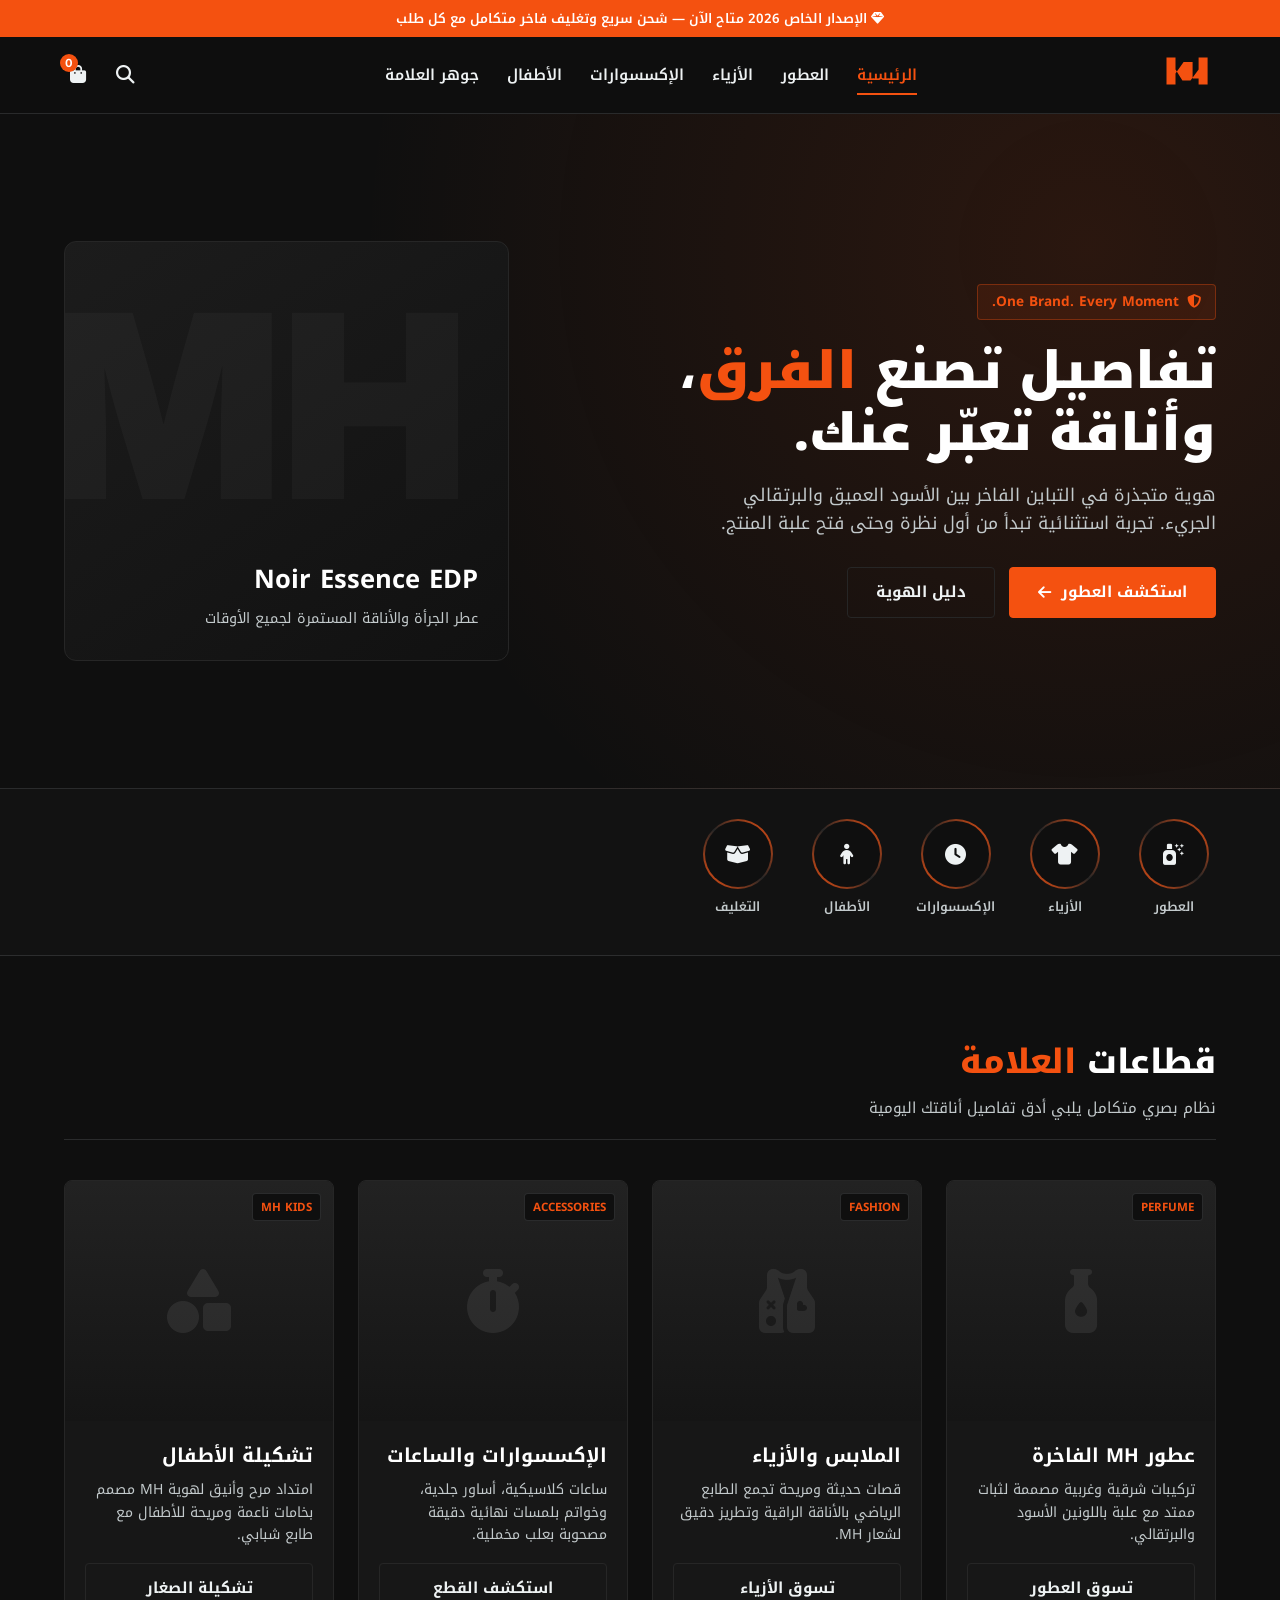
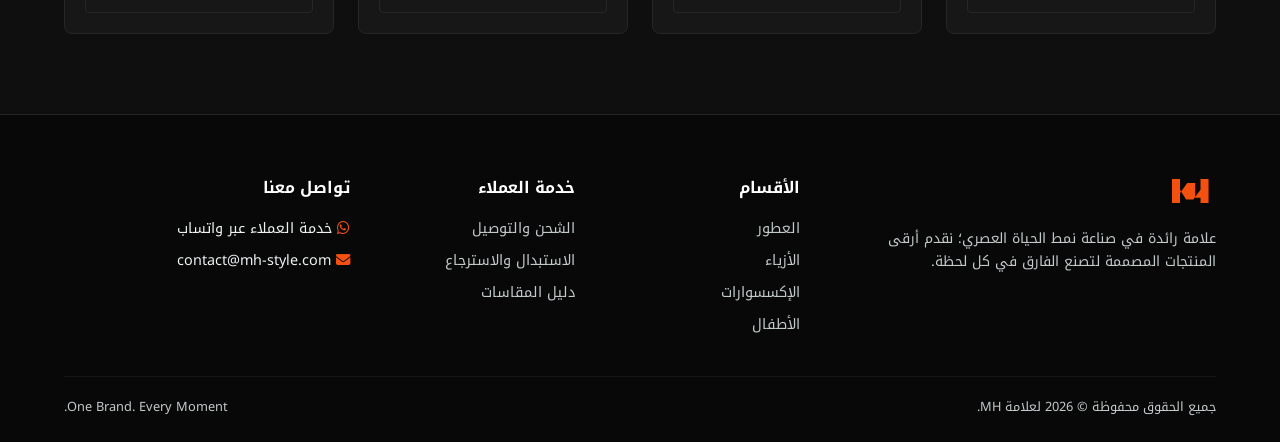
<file: index.html>
<!DOCTYPE html>
<html lang="ar" dir="rtl">
<head>
  <meta charset="UTF-8">
  <meta name="viewport" content="width=device-width, initial-scale=1.0">
  <title>MH | One Brand. Every Moment.</title>
  
  <link rel="preconnect" href="https://fonts.googleapis.com">
  <link rel="preconnect" href="https://fonts.gstatic.com" crossorigin>
  <link href="https://fonts.googleapis.com/css2?family=Inter:wght@400;600;700;800&family=Noto+Kufi+Arabic:wght@400;500;600;700;800;900&display=swap" rel="stylesheet">
  <link rel="stylesheet" href="https://cdnjs.cloudflare.com/ajax/libs/font-awesome/6.5.1/css/all.min.css">
  <link rel="stylesheet" href="css/style.css">
</head>
<body>

  <div class="top-banner">
    <i class="fa-solid fa-gem"></i> الإصدار الخاص 2026 متاح الآن — شحن سريع وتغليف فاخر متكامل مع كل طلب
  </div>

  <header>
    <div class="container navbar">
      <div class="logo-container">
        <a href="index.html" aria-label="MH Home">
          <svg class="brand-logo-svg" viewBox="0 0 180 120" xmlns="http://www.w3.org/2000/svg">
            <path d="M 15 15 L 45 15 L 45 68 L 72 30 L 102 30 L 102 85 L 122 85 L 122 15 L 152 15 L 152 105 L 122 105 L 122 55 L 95 92 L 68 92 L 45 55 L 45 105 L 15 105 Z" />
          </svg>
        </a>
      </div>

      <nav>
        <ul class="nav-menu" id="navMenu">
          <li><a href="index.html" class="nav-link active">الرئيسية</a></li>
          <li><a href="perfumes.html" class="nav-link">العطور</a></li>
          <li><a href="fashion.html" class="nav-link">الأزياء</a></li>
          <li><a href="accessories.html" class="nav-link">الإكسسوارات</a></li>
          <li><a href="kids.html" class="nav-link">الأطفال</a></li>
          <li><a href="essence.html" class="nav-link">جوهر العلامة</a></li>
        </ul>
      </nav>

      <div class="nav-actions">
        <button class="action-btn" type="button" aria-label="بحث"><i class="fa-solid fa-magnifying-glass"></i></button>
        <button class="action-btn" type="button" aria-label="السلة">
          <i class="fa-solid fa-bag-shopping"></i>
          <span class="badge" id="cartCount">0</span>
        </button>
        <button class="menu-toggle" id="menuToggle" type="button" aria-label="فتح القائمة" aria-expanded="false">
          <i class="fa-solid fa-bars"></i>
        </button>
      </div>
    </div>
  </header>

  <main>
    <!-- Hero Section -->
    <section class="hero">
      <div class="container hero-grid">
        <div>
          <div class="hero-tag"><i class="fa-solid fa-shield-halved"></i> One Brand. Every Moment.</div>
          <h1 class="hero-title">تفاصيل تصنع <span>الفرق</span>، وأناقة تعبّر عنك.</h1>
          <p class="hero-subtitle">
            هوية متجذرة في التباين الفاخر بين الأسود العميق والبرتقالي الجريء. تجربة استثنائية تبدأ من أول نظرة وحتى فتح علبة المنتج.
          </p>
          <div class="hero-cta-group">
            <a href="perfumes.html" class="btn btn-primary">
              <span>استكشف العطور</span>
              <i class="fa-solid fa-arrow-left"></i>
            </a>
            <a href="essence.html" class="btn btn-outline">
              <span>دليل الهوية</span>
            </a>
          </div>
        </div>

        <div class="hero-card-showcase">
          <h3 style="font-size: 1.6rem; color: var(--pure-white); margin-bottom: 6px;">Noir Essence EDP</h3>
          <p style="color: var(--cool-grey); font-size: 0.9rem;">عطر الجرأة والأناقة المستمرة لجميع الأوقات</p>
        </div>
      </div>
    </section>

    <!-- Highlights Stories Bar -->
    <section class="highlights-bar">
      <div class="container">
        <div class="highlights-wrapper">
          <a href="perfumes.html" class="highlight-item">
            <div class="highlight-ring"><div class="highlight-circle"><i class="fa-solid fa-spray-can-sparkles"></i></div></div>
            <span>العطور</span>
          </a>
          <a href="fashion.html" class="highlight-item">
            <div class="highlight-ring"><div class="highlight-circle"><i class="fa-solid fa-shirt"></i></div></div>
            <span>الأزياء</span>
          </a>
          <a href="accessories.html" class="highlight-item">
            <div class="highlight-ring"><div class="highlight-circle"><i class="fa-solid fa-clock"></i></div></div>
            <span>الإكسسوارات</span>
          </a>
          <a href="kids.html" class="highlight-item">
            <div class="highlight-ring"><div class="highlight-circle"><i class="fa-solid fa-child"></i></div></div>
            <span>الأطفال</span>
          </a>
          <a href="essence.html" class="highlight-item">
            <div class="highlight-ring"><div class="highlight-circle"><i class="fa-solid fa-box-open"></i></div></div>
            <span>التغليف</span>
          </a>
        </div>
      </div>
    </section>

    <!-- Categories Section -->
    <section class="section-spacing">
      <div class="container">
        <div class="section-header">
          <h2 class="section-title">قطاعات <span>العلامة</span></h2>
          <p class="section-desc">نظام بصري متكامل يلبي أدق تفاصيل أناقتك اليومية</p>
        </div>

        <div class="category-grid">
          <!-- Perfumes -->
          <article class="category-card">
            <div class="card-img-placeholder">
              <span class="card-badge">PERFUME</span>
              <i class="fa-solid fa-bottle-droplet"></i>
            </div>
            <div class="card-body">
              <div>
                <h3 class="card-title">عطور MH الفاخرة</h3>
                <p class="card-text">تركيبات شرقية وغربية مصممة لثبات ممتد مع علبة باللونين الأسود والبرتقالي.</p>
              </div>
              <a href="perfumes.html" class="btn btn-outline" style="width: 100%; text-align: center;">تسوق العطور</a>
            </div>
          </article>

          <!-- Fashion -->
          <article class="category-card">
            <div class="card-img-placeholder">
              <span class="card-badge">FASHION</span>
              <i class="fa-solid fa-vest-patches"></i>
            </div>
            <div class="card-body">
              <div>
                <h3 class="card-title">الملابس والأزياء</h3>
                <p class="card-text">قصات حديثة ومريحة تجمع الطابع الرياضي بالأناقة الراقية وتطريز دقيق لشعار MH.</p>
              </div>
              <a href="fashion.html" class="btn btn-outline" style="width: 100%; text-align: center;">تسوق الأزياء</a>
            </div>
          </article>

          <!-- Accessories -->
          <article class="category-card">
            <div class="card-img-placeholder">
              <span class="card-badge">ACCESSORIES</span>
              <i class="fa-solid fa-stopwatch"></i>
            </div>
            <div class="card-body">
              <div>
                <h3 class="card-title">الإكسسوارات والساعات</h3>
                <p class="card-text">ساعات كلاسيكية، أساور جلدية، وخواتم بلمسات نهائية دقيقة مصحوبة بعلب مخملية.</p>
              </div>
              <a href="accessories.html" class="btn btn-outline" style="width: 100%; text-align: center;">استكشف القطع</a>
            </div>
          </article>

          <!-- Kids -->
          <article class="category-card">
            <div class="card-img-placeholder">
              <span class="card-badge">MH KIDS</span>
              <i class="fa-solid fa-shapes"></i>
            </div>
            <div class="card-body">
              <div>
                <h3 class="card-title">تشكيلة الأطفال</h3>
                <p class="card-text">امتداد مرح وأنيق لهوية MH مصمم بخامات ناعمة ومريحة للأطفال مع طابع شبابي.</p>
              </div>
              <a href="kids.html" class="btn btn-outline" style="width: 100%; text-align: center;">تشكيلة الصغار</a>
            </div>
          </article>
        </div>
      </div>
    </section>
  </main>

  <footer>
    <div class="container">
      <div class="footer-grid">
        <div class="footer-logo-block">
          <svg class="brand-logo-svg" viewBox="0 0 180 120" xmlns="http://www.w3.org/2000/svg" style="height: 32px;">
            <path d="M 15 15 L 45 15 L 45 68 L 72 30 L 102 30 L 102 85 L 122 85 L 122 15 L 152 15 L 152 105 L 122 105 L 122 55 L 95 92 L 68 92 L 45 55 L 45 105 L 15 105 Z" />
          </svg>
          <p>علامة رائدة في صناعة نمط الحياة العصري؛ نقدم أرقى المنتجات المصممة لتصنع الفارق في كل لحظة.</p>
        </div>
        <div>
          <h4 class="footer-heading">الأقسام</h4>
          <ul class="footer-links">
            <li><a href="perfumes.html">العطور</a></li>
            <li><a href="fashion.html">الأزياء</a></li>
            <li><a href="accessories.html">الإكسسوارات</a></li>
            <li><a href="kids.html">الأطفال</a></li>
          </ul>
        </div>
        <div>
          <h4 class="footer-heading">خدمة العملاء</h4>
          <ul class="footer-links">
            <li><a href="#">الشحن والتوصيل</a></li>
            <li><a href="#">الاستبدال والاسترجاع</a></li>
            <li><a href="#">دليل المقاسات</a></li>
          </ul>
        </div>
        <div>
          <h4 class="footer-heading">تواصل معنا</h4>
          <ul class="footer-links">
            <li><i class="fa-brands fa-whatsapp" style="color: var(--mh-orange);"></i> خدمة العملاء عبر واتساب</li>
            <li><i class="fa-solid fa-envelope" style="color: var(--mh-orange);"></i> contact@mh-style.com</li>
          </ul>
        </div>
      </div>
      <div class="footer-bottom">
        <div>جميع الحقوق محفوظة © 2026 لعلامة MH.</div>
        <div>One Brand. Every Moment.</div>
      </div>
    </div>
  </footer>

  <script src="js/main.js"></script>
</body>
</html>
</file>
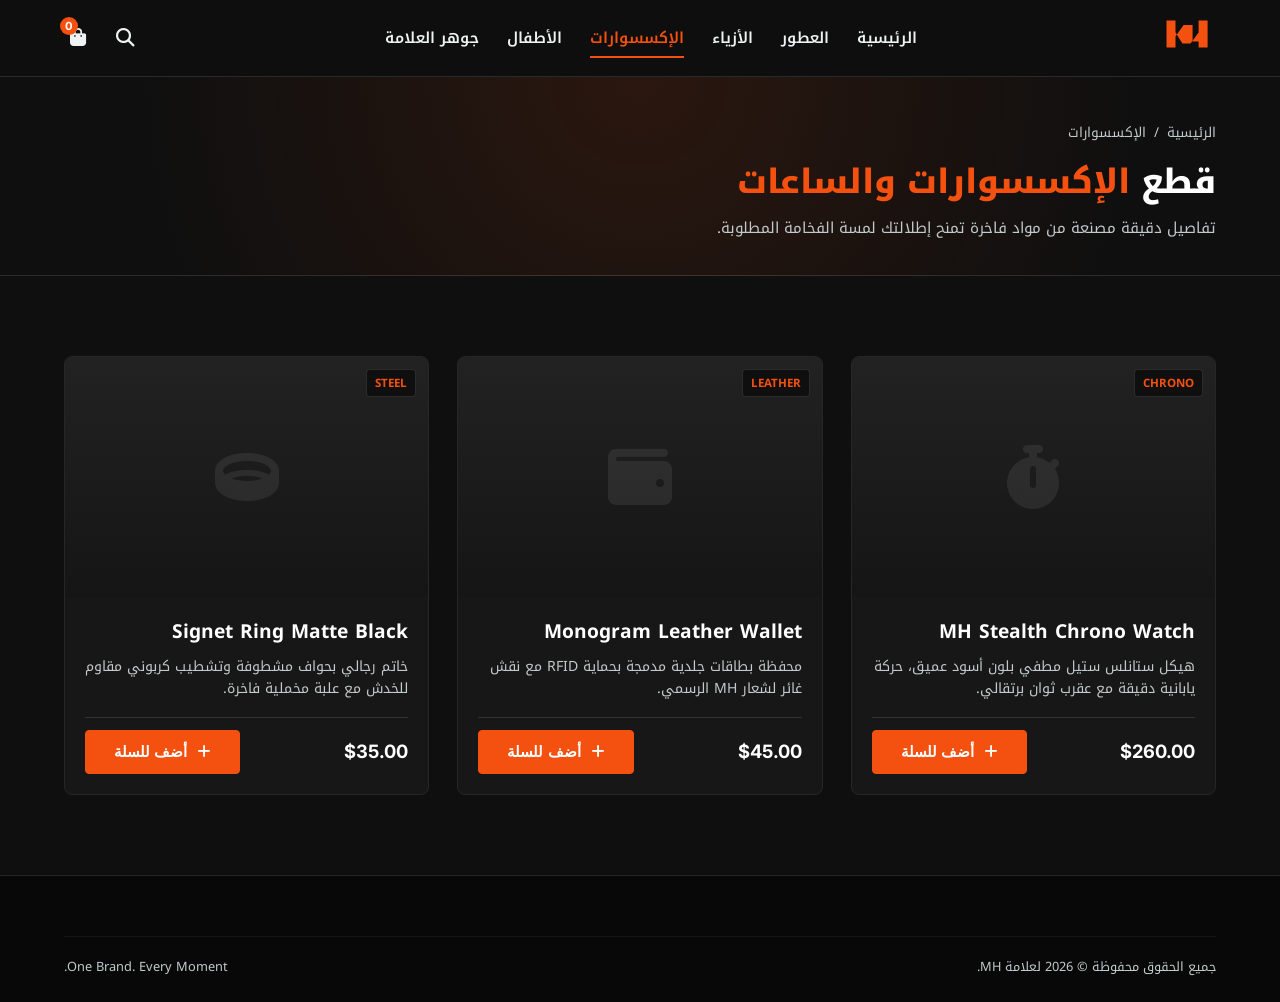
<file: accessories.html>
<!DOCTYPE html>
<html lang="ar" dir="rtl">
<head>
  <meta charset="UTF-8">
  <meta name="viewport" content="width=device-width, initial-scale=1.0">
  <title>الإكسسوارات والساعات | MH Official</title>
  
  <link rel="preconnect" href="https://fonts.googleapis.com">
  <link rel="preconnect" href="https://fonts.gstatic.com" crossorigin>
  <link href="https://fonts.googleapis.com/css2?family=Inter:wght@400;600;700;800&family=Noto+Kufi+Arabic:wght@400;500;600;700;800;900&display=swap" rel="stylesheet">
  <link rel="stylesheet" href="https://cdnjs.cloudflare.com/ajax/libs/font-awesome/6.5.1/css/all.min.css">
  <link rel="stylesheet" href="css/style.css">
</head>
<body>

  <header>
    <div class="container navbar">
      <div class="logo-container">
        <a href="index.html" aria-label="MH Home">
          <svg class="brand-logo-svg" viewBox="0 0 180 120" xmlns="http://www.w3.org/2000/svg">
            <path d="M 15 15 L 45 15 L 45 68 L 72 30 L 102 30 L 102 85 L 122 85 L 122 15 L 152 15 L 152 105 L 122 105 L 122 55 L 95 92 L 68 92 L 45 55 L 45 105 L 15 105 Z" />
          </svg>
        </a>
      </div>

      <nav>
        <ul class="nav-menu" id="navMenu">
          <li><a href="index.html" class="nav-link">الرئيسية</a></li>
          <li><a href="perfumes.html" class="nav-link">العطور</a></li>
          <li><a href="fashion.html" class="nav-link">الأزياء</a></li>
          <li><a href="accessories.html" class="nav-link active">الإكسسوارات</a></li>
          <li><a href="kids.html" class="nav-link">الأطفال</a></li>
          <li><a href="essence.html" class="nav-link">جوهر العلامة</a></li>
        </ul>
      </nav>

      <div class="nav-actions">
        <button class="action-btn" type="button" aria-label="بحث"><i class="fa-solid fa-magnifying-glass"></i></button>
        <button class="action-btn" type="button" aria-label="السلة">
          <i class="fa-solid fa-bag-shopping"></i>
          <span class="badge" id="cartCount">0</span>
        </button>
        <button class="menu-toggle" id="menuToggle" type="button" aria-label="فتح القائمة" aria-expanded="false">
          <i class="fa-solid fa-bars"></i>
        </button>
      </div>
    </div>
  </header>

  <main>
    <div class="page-hero">
      <div class="container">
        <div class="breadcrumbs">
          <a href="index.html">الرئيسية</a>
          <span>/</span>
          <span>الإكسسوارات</span>
        </div>
        <h1 class="section-title">قطع <span>الإكسسوارات والساعات</span></h1>
        <p class="section-desc">تفاصيل دقيقة مصنعة من مواد فاخرة تمنح إطلالتك لمسة الفخامة المطلوبة.</p>
      </div>
    </div>

    <section class="section-spacing">
      <div class="container">
        <div class="product-grid">
          <!-- Item 1 -->
          <article class="category-card">
            <div class="card-img-placeholder">
              <span class="card-badge">CHRONO</span>
              <i class="fa-solid fa-stopwatch"></i>
            </div>
            <div class="card-body">
              <div>
                <h3 class="card-title">MH Stealth Chrono Watch</h3>
                <p class="card-text">هيكل ستانلس ستيل مطفي بلون أسود عميق، حركة يابانية دقيقة مع عقرب ثوان برتقالي.</p>
              </div>
              <div class="product-footer">
                <span class="product-price">$260.00</span>
                <button class="btn btn-primary" type="button" data-action="add-to-cart">
                  <i class="fa-solid fa-plus"></i> أضف للسلة
                </button>
              </div>
            </div>
          </article>

          <!-- Item 2 -->
          <article class="category-card">
            <div class="card-img-placeholder">
              <span class="card-badge">LEATHER</span>
              <i class="fa-solid fa-wallet"></i>
            </div>
            <div class="card-body">
              <div>
                <h3 class="card-title">Monogram Leather Wallet</h3>
                <p class="card-text">محفظة بطاقات جلدية مدمجة بحماية RFID مع نقش غائر لشعار MH الرسمي.</p>
              </div>
              <div class="product-footer">
                <span class="product-price">$45.00</span>
                <button class="btn btn-primary" type="button" data-action="add-to-cart">
                  <i class="fa-solid fa-plus"></i> أضف للسلة
                </button>
              </div>
            </div>
          </article>

          <!-- Item 3 -->
          <article class="category-card">
            <div class="card-img-placeholder">
              <span class="card-badge">STEEL</span>
              <i class="fa-solid fa-ring"></i>
            </div>
            <div class="card-body">
              <div>
                <h3 class="card-title">Signet Ring Matte Black</h3>
                <p class="card-text">خاتم رجالي بحواف مشطوفة وتشطيب كربوني مقاوم للخدش مع علبة مخملية فاخرة.</p>
              </div>
              <div class="product-footer">
                <span class="product-price">$35.00</span>
                <button class="btn btn-primary" type="button" data-action="add-to-cart">
                  <i class="fa-solid fa-plus"></i> أضف للسلة
                </button>
              </div>
            </div>
          </article>
        </div>
      </div>
    </section>
  </main>

  <footer>
    <div class="container">
      <div class="footer-bottom">
        <div>جميع الحقوق محفوظة © 2026 لعلامة MH.</div>
        <div>One Brand. Every Moment.</div>
      </div>
    </div>
  </footer>

  <script src="js/main.js"></script>
</body>
</html>
</file>
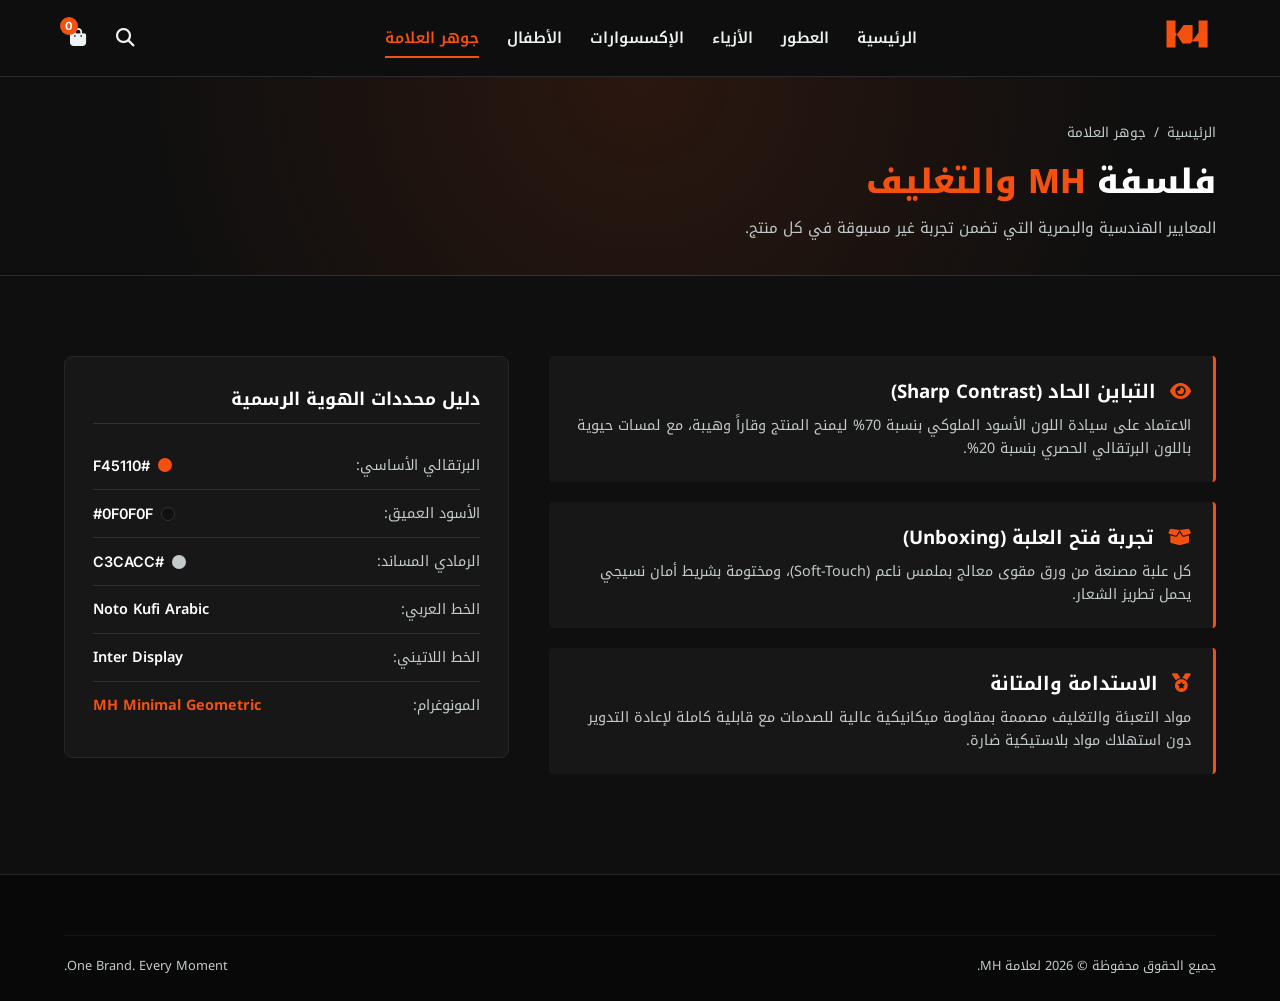
<file: essence.html>
<!DOCTYPE html>
<html lang="ar" dir="rtl">
<head>
  <meta charset="UTF-8">
  <meta name="viewport" content="width=device-width, initial-scale=1.0">
  <title>جوهر الهوية والتغليف | MH Brand Essence</title>
  
  <link rel="preconnect" href="https://fonts.googleapis.com">
  <link rel="preconnect" href="https://fonts.gstatic.com" crossorigin>
  <link href="https://fonts.googleapis.com/css2?family=Inter:wght@400;600;700;800&family=Noto+Kufi+Arabic:wght@400;500;600;700;800;900&display=swap" rel="stylesheet">
  <link rel="stylesheet" href="https://cdnjs.cloudflare.com/ajax/libs/font-awesome/6.5.1/css/all.min.css">
  <link rel="stylesheet" href="css/style.css">
  <style>
    .essence-layout {
      display: grid;
      grid-template-columns: 1.2fr 0.8fr;
      gap: 40px;
      align-items: start;
    }
    .pillar-card {
      background: var(--surface-dark);
      border-right: 3px solid var(--mh-orange);
      border-radius: var(--radius-sm);
      padding: 22px;
      margin-bottom: 20px;
    }
    .spec-card {
      background: var(--surface-dark);
      border: 1px solid var(--graphite);
      border-radius: var(--radius-md);
      padding: 28px;
    }
    .spec-table-row {
      display: flex;
      justify-content: space-between;
      align-items: center;
      padding: 12px 0;
      border-bottom: 1px solid var(--border-subtle);
      font-size: 0.9rem;
    }
    .spec-table-row:last-child {
      border-bottom: none;
    }
    .color-swatch-box {
      display: inline-flex;
      align-items: center;
      gap: 8px;
      font-family: var(--font-en);
      font-weight: 600;
    }
    .color-swatch {
      width: 14px;
      height: 14px;
      border-radius: 50%;
    }
    @media (max-width: 900px) {
      .essence-layout {
        grid-template-columns: 1fr;
      }
    }
  </style>
</head>
<body>

  <header>
    <div class="container navbar">
      <div class="logo-container">
        <a href="index.html" aria-label="MH Home">
          <svg class="brand-logo-svg" viewBox="0 0 180 120" xmlns="http://www.w3.org/2000/svg">
            <path d="M 15 15 L 45 15 L 45 68 L 72 30 L 102 30 L 102 85 L 122 85 L 122 15 L 152 15 L 152 105 L 122 105 L 122 55 L 95 92 L 68 92 L 45 55 L 45 105 L 15 105 Z" />
          </svg>
        </a>
      </div>

      <nav>
        <ul class="nav-menu" id="navMenu">
          <li><a href="index.html" class="nav-link">الرئيسية</a></li>
          <li><a href="perfumes.html" class="nav-link">العطور</a></li>
          <li><a href="fashion.html" class="nav-link">الأزياء</a></li>
          <li><a href="accessories.html" class="nav-link">الإكسسوارات</a></li>
          <li><a href="kids.html" class="nav-link">الأطفال</a></li>
          <li><a href="essence.html" class="nav-link active">جوهر العلامة</a></li>
        </ul>
      </nav>

      <div class="nav-actions">
        <button class="action-btn" type="button" aria-label="بحث"><i class="fa-solid fa-magnifying-glass"></i></button>
        <button class="action-btn" type="button" aria-label="السلة">
          <i class="fa-solid fa-bag-shopping"></i>
          <span class="badge" id="cartCount">0</span>
        </button>
        <button class="menu-toggle" id="menuToggle" type="button" aria-label="فتح القائمة" aria-expanded="false">
          <i class="fa-solid fa-bars"></i>
        </button>
      </div>
    </div>
  </header>

  <main>
    <div class="page-hero">
      <div class="container">
        <div class="breadcrumbs">
          <a href="index.html">الرئيسية</a>
          <span>/</span>
          <span>جوهر العلامة</span>
        </div>
        <h1 class="section-title">فلسفة <span>MH والتغليف</span></h1>
        <p class="section-desc">المعايير الهندسية والبصرية التي تضمن تجربة غير مسبوقة في كل منتج.</p>
      </div>
    </div>

    <section class="section-spacing">
      <div class="container">
        <div class="essence-layout">
          <div>
            <div class="pillar-card">
              <h3 style="color: var(--pure-white); margin-bottom: 6px;"><i class="fa-solid fa-eye" style="color: var(--mh-orange); margin-left: 8px;"></i> التباين الحاد (Sharp Contrast)</h3>
              <p style="color: var(--cool-grey); font-size: 0.9rem;">
                الاعتماد على سيادة اللون الأسود الملوكي بنسبة 70% ليمنح المنتج وقاراً وهيبة، مع لمسات حيوية باللون البرتقالي الحصري بنسبة 20%.
              </p>
            </div>

            <div class="pillar-card">
              <h3 style="color: var(--pure-white); margin-bottom: 6px;"><i class="fa-solid fa-box-open" style="color: var(--mh-orange); margin-left: 8px;"></i> تجربة فتح العلبة (Unboxing)</h3>
              <p style="color: var(--cool-grey); font-size: 0.9rem;">
                كل علبة مصنعة من ورق مقوى معالج بملمس ناعم (Soft-Touch)، ومختومة بشريط أمان نسيجي يحمل تطريز الشعار.
              </p>
            </div>

            <div class="pillar-card">
              <h3 style="color: var(--pure-white); margin-bottom: 6px;"><i class="fa-solid fa-medal" style="color: var(--mh-orange); margin-left: 8px;"></i> الاستدامة والمتانة</h3>
              <p style="color: var(--cool-grey); font-size: 0.9rem;">
                مواد التعبئة والتغليف مصممة بمقاومة ميكانيكية عالية للصدمات مع قابلية كاملة لإعادة التدوير دون استهلاك مواد بلاستيكية ضارة.
              </p>
            </div>
          </div>

          <aside class="spec-card">
            <h3 style="color: var(--pure-white); font-size: 1.1rem; margin-bottom: 18px; border-bottom: 1px solid var(--border-subtle); padding-bottom: 10px;">
              دليل محددات الهوية الرسمية
            </h3>

            <div class="spec-table-row">
              <span style="color: var(--cool-grey);">البرتقالي الأساسي:</span>
              <div class="color-swatch-box">
                <span class="color-swatch" style="background: #F45110;"></span>
                <span style="color: var(--pure-white);">#F45110</span>
              </div>
            </div>

            <div class="spec-table-row">
              <span style="color: var(--cool-grey);">الأسود العميق:</span>
              <div class="color-swatch-box">
                <span class="color-swatch" style="background: #0F0F0F; border: 1px solid #333;"></span>
                <span style="color: var(--pure-white);">#0F0F0F</span>
              </div>
            </div>

            <div class="spec-table-row">
              <span style="color: var(--cool-grey);">الرمادي المساند:</span>
              <div class="color-swatch-box">
                <span class="color-swatch" style="background: #C3CACC;"></span>
                <span style="color: var(--pure-white);">#C3CACC</span>
              </div>
            </div>

            <div class="spec-table-row">
              <span style="color: var(--cool-grey);">الخط العربي:</span>
              <span style="color: var(--pure-white); font-weight: 600;">Noto Kufi Arabic</span>
            </div>

            <div class="spec-table-row">
              <span style="color: var(--cool-grey);">الخط اللاتيني:</span>
              <span style="color: var(--pure-white); font-weight: 600;">Inter Display</span>
            </div>

            <div class="spec-table-row">
              <span style="color: var(--cool-grey);">المونوغرام:</span>
              <span style="color: var(--mh-orange); font-weight: 700;">MH Minimal Geometric</span>
            </div>
          </aside>
        </div>
      </div>
    </section>
  </main>

  <footer>
    <div class="container">
      <div class="footer-bottom">
        <div>جميع الحقوق محفوظة © 2026 لعلامة MH.</div>
        <div>One Brand. Every Moment.</div>
      </div>
    </div>
  </footer>

  <script src="js/main.js"></script>
</body>
</html>
</file>
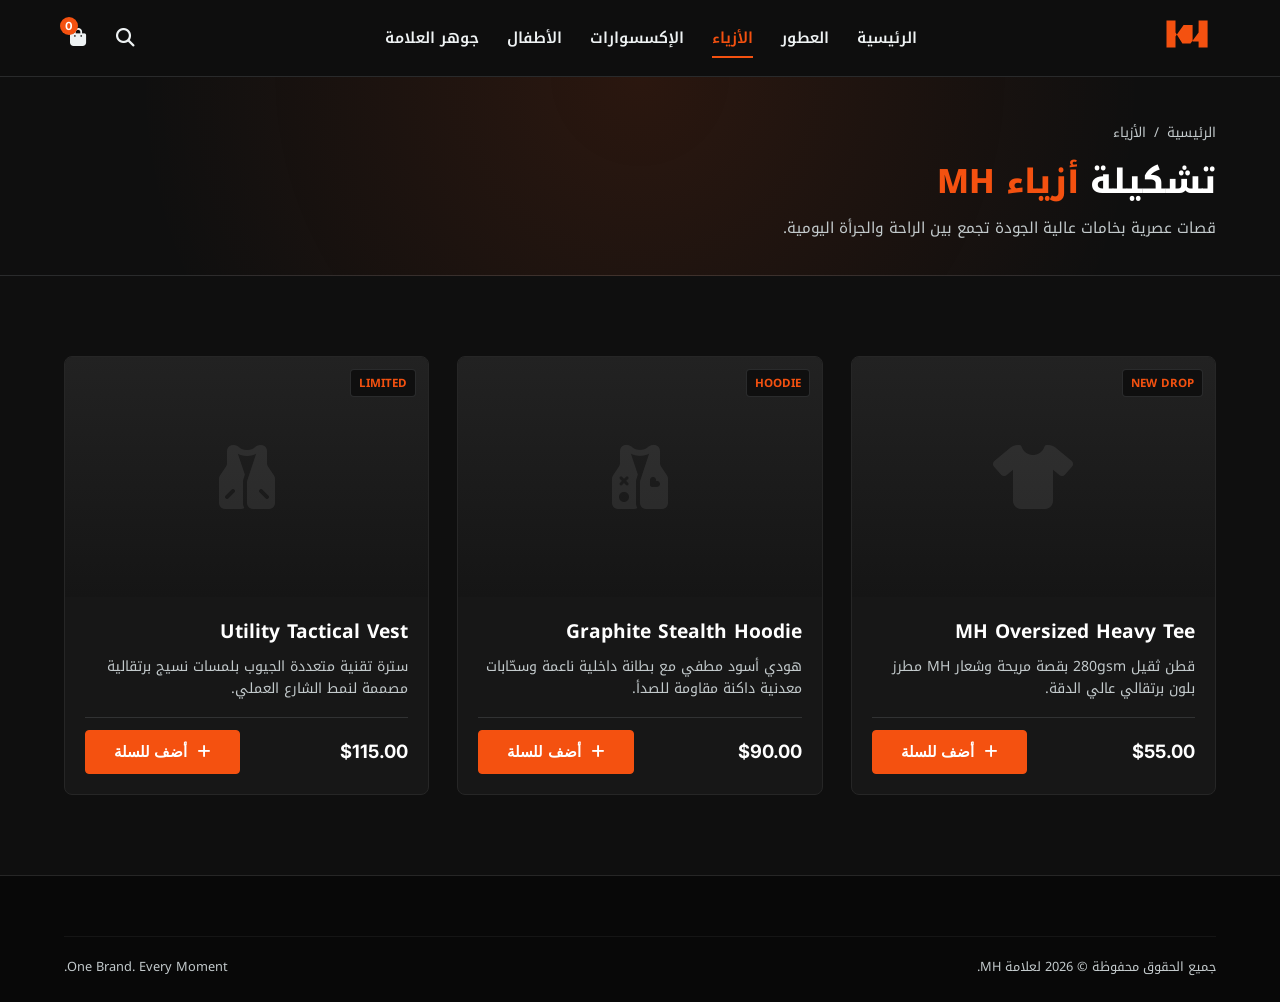
<file: fashion.html>
<!DOCTYPE html>
<html lang="ar" dir="rtl">
<head>
  <meta charset="UTF-8">
  <meta name="viewport" content="width=device-width, initial-scale=1.0">
  <title>الأزياء والملابس | MH Official</title>
  
  <link rel="preconnect" href="https://fonts.googleapis.com">
  <link rel="preconnect" href="https://fonts.gstatic.com" crossorigin>
  <link href="https://fonts.googleapis.com/css2?family=Inter:wght@400;600;700;800&family=Noto+Kufi+Arabic:wght@400;500;600;700;800;900&display=swap" rel="stylesheet">
  <link rel="stylesheet" href="https://cdnjs.cloudflare.com/ajax/libs/font-awesome/6.5.1/css/all.min.css">
  <link rel="stylesheet" href="css/style.css">
</head>
<body>

  <header>
    <div class="container navbar">
      <div class="logo-container">
        <a href="index.html" aria-label="MH Home">
          <svg class="brand-logo-svg" viewBox="0 0 180 120" xmlns="http://www.w3.org/2000/svg">
            <path d="M 15 15 L 45 15 L 45 68 L 72 30 L 102 30 L 102 85 L 122 85 L 122 15 L 152 15 L 152 105 L 122 105 L 122 55 L 95 92 L 68 92 L 45 55 L 45 105 L 15 105 Z" />
          </svg>
        </a>
      </div>

      <nav>
        <ul class="nav-menu" id="navMenu">
          <li><a href="index.html" class="nav-link">الرئيسية</a></li>
          <li><a href="perfumes.html" class="nav-link">العطور</a></li>
          <li><a href="fashion.html" class="nav-link active">الأزياء</a></li>
          <li><a href="accessories.html" class="nav-link">الإكسسوارات</a></li>
          <li><a href="kids.html" class="nav-link">الأطفال</a></li>
          <li><a href="essence.html" class="nav-link">جوهر العلامة</a></li>
        </ul>
      </nav>

      <div class="nav-actions">
        <button class="action-btn" type="button" aria-label="بحث"><i class="fa-solid fa-magnifying-glass"></i></button>
        <button class="action-btn" type="button" aria-label="السلة">
          <i class="fa-solid fa-bag-shopping"></i>
          <span class="badge" id="cartCount">0</span>
        </button>
        <button class="menu-toggle" id="menuToggle" type="button" aria-label="فتح القائمة" aria-expanded="false">
          <i class="fa-solid fa-bars"></i>
        </button>
      </div>
    </div>
  </header>

  <main>
    <div class="page-hero">
      <div class="container">
        <div class="breadcrumbs">
          <a href="index.html">الرئيسية</a>
          <span>/</span>
          <span>الأزياء</span>
        </div>
        <h1 class="section-title">تشكيلة <span>أزياء MH</span></h1>
        <p class="section-desc">قصات عصرية بخامات عالية الجودة تجمع بين الراحة والجرأة اليومية.</p>
      </div>
    </div>

    <section class="section-spacing">
      <div class="container">
        <div class="product-grid">
          <!-- Item 1 -->
          <article class="category-card">
            <div class="card-img-placeholder">
              <span class="card-badge">NEW DROP</span>
              <i class="fa-solid fa-shirt"></i>
            </div>
            <div class="card-body">
              <div>
                <h3 class="card-title">MH Oversized Heavy Tee</h3>
                <p class="card-text">قطن ثقيل 280gsm بقصة مريحة وشعار MH مطرز بلون برتقالي عالي الدقة.</p>
              </div>
              <div class="product-footer">
                <span class="product-price">$55.00</span>
                <button class="btn btn-primary" type="button" data-action="add-to-cart">
                  <i class="fa-solid fa-plus"></i> أضف للسلة
                </button>
              </div>
            </div>
          </article>

          <!-- Item 2 -->
          <article class="category-card">
            <div class="card-img-placeholder">
              <span class="card-badge">HOODIE</span>
              <i class="fa-solid fa-vest-patches"></i>
            </div>
            <div class="card-body">
              <div>
                <h3 class="card-title">Graphite Stealth Hoodie</h3>
                <p class="card-text">هودي أسود مطفي مع بطانة داخلية ناعمة وسحّابات معدنية داكنة مقاومة للصدأ.</p>
              </div>
              <div class="product-footer">
                <span class="product-price">$90.00</span>
                <button class="btn btn-primary" type="button" data-action="add-to-cart">
                  <i class="fa-solid fa-plus"></i> أضف للسلة
                </button>
              </div>
            </div>
          </article>

          <!-- Item 3 -->
          <article class="category-card">
            <div class="card-img-placeholder">
              <span class="card-badge">LIMITED</span>
              <i class="fa-solid fa-vest"></i>
            </div>
            <div class="card-body">
              <div>
                <h3 class="card-title">Utility Tactical Vest</h3>
                <p class="card-text">سترة تقنية متعددة الجيوب بلمسات نسيج برتقالية مصممة لنمط الشارع العملي.</p>
              </div>
              <div class="product-footer">
                <span class="product-price">$115.00</span>
                <button class="btn btn-primary" type="button" data-action="add-to-cart">
                  <i class="fa-solid fa-plus"></i> أضف للسلة
                </button>
              </div>
            </div>
          </article>
        </div>
      </div>
    </section>
  </main>

  <footer>
    <div class="container">
      <div class="footer-bottom">
        <div>جميع الحقوق محفوظة © 2026 لعلامة MH.</div>
        <div>One Brand. Every Moment.</div>
      </div>
    </div>
  </footer>

  <script src="js/main.js"></script>
</body>
</html>
</file>
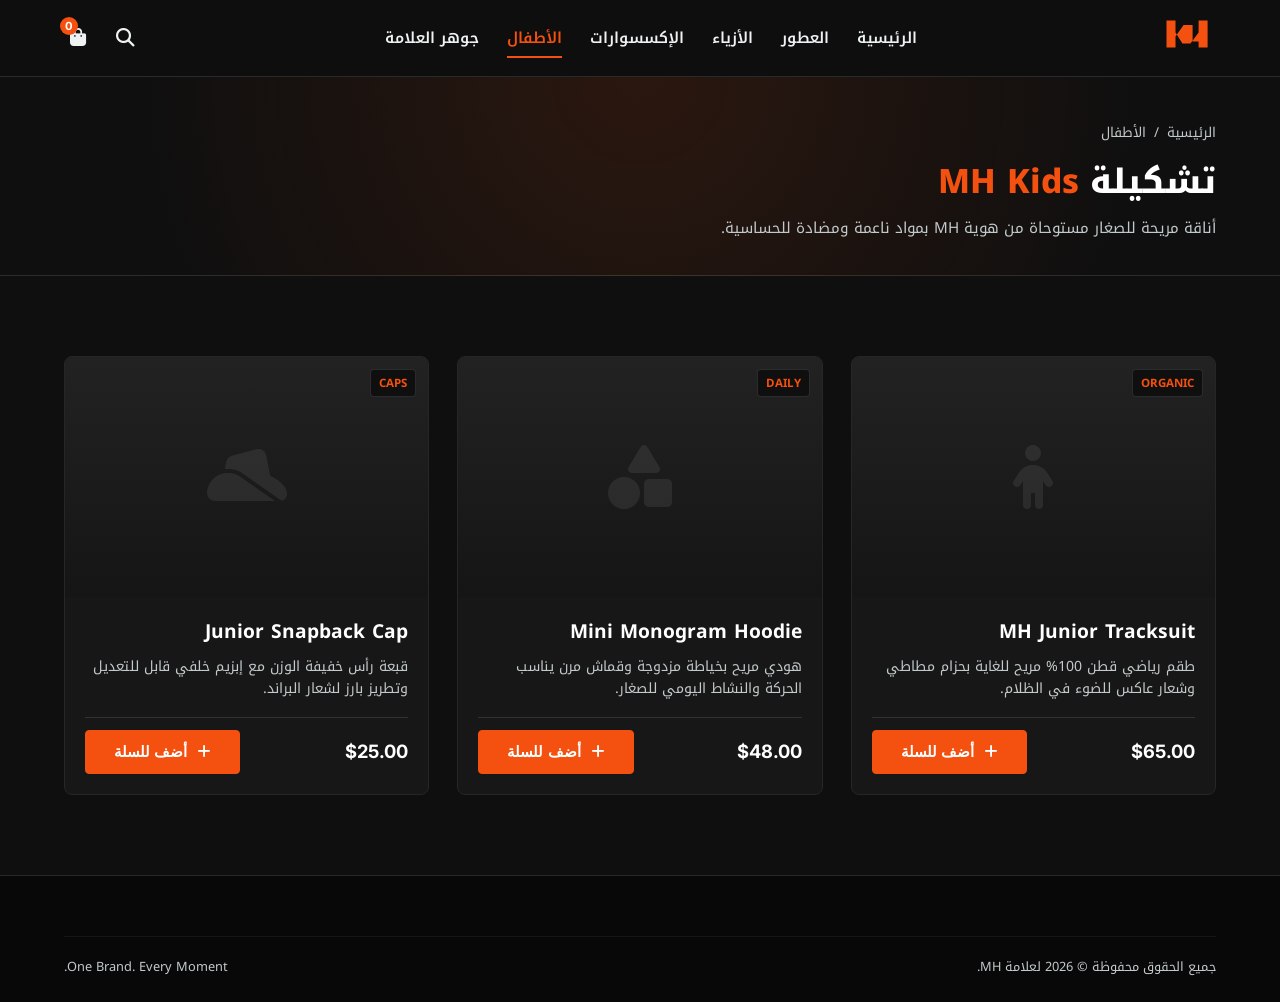
<file: kids.html>
<!DOCTYPE html>
<html lang="ar" dir="rtl">
<head>
  <meta charset="UTF-8">
  <meta name="viewport" content="width=device-width, initial-scale=1.0">
  <title>تشكيلة الأطفال | MH Kids</title>
  
  <link rel="preconnect" href="https://fonts.googleapis.com">
  <link rel="preconnect" href="https://fonts.gstatic.com" crossorigin>
  <link href="https://fonts.googleapis.com/css2?family=Inter:wght@400;600;700;800&family=Noto+Kufi+Arabic:wght@400;500;600;700;800;900&display=swap" rel="stylesheet">
  <link rel="stylesheet" href="https://cdnjs.cloudflare.com/ajax/libs/font-awesome/6.5.1/css/all.min.css">
  <link rel="stylesheet" href="css/style.css">
</head>
<body>

  <header>
    <div class="container navbar">
      <div class="logo-container">
        <a href="index.html" aria-label="MH Home">
          <svg class="brand-logo-svg" viewBox="0 0 180 120" xmlns="http://www.w3.org/2000/svg">
            <path d="M 15 15 L 45 15 L 45 68 L 72 30 L 102 30 L 102 85 L 122 85 L 122 15 L 152 15 L 152 105 L 122 105 L 122 55 L 95 92 L 68 92 L 45 55 L 45 105 L 15 105 Z" />
          </svg>
        </a>
      </div>

      <nav>
        <ul class="nav-menu" id="navMenu">
          <li><a href="index.html" class="nav-link">الرئيسية</a></li>
          <li><a href="perfumes.html" class="nav-link">العطور</a></li>
          <li><a href="fashion.html" class="nav-link">الأزياء</a></li>
          <li><a href="accessories.html" class="nav-link">الإكسسوارات</a></li>
          <li><a href="kids.html" class="nav-link active">الأطفال</a></li>
          <li><a href="essence.html" class="nav-link">جوهر العلامة</a></li>
        </ul>
      </nav>

      <div class="nav-actions">
        <button class="action-btn" type="button" aria-label="بحث"><i class="fa-solid fa-magnifying-glass"></i></button>
        <button class="action-btn" type="button" aria-label="السلة">
          <i class="fa-solid fa-bag-shopping"></i>
          <span class="badge" id="cartCount">0</span>
        </button>
        <button class="menu-toggle" id="menuToggle" type="button" aria-label="فتح القائمة" aria-expanded="false">
          <i class="fa-solid fa-bars"></i>
        </button>
      </div>
    </div>
  </header>

  <main>
    <div class="page-hero">
      <div class="container">
        <div class="breadcrumbs">
          <a href="index.html">الرئيسية</a>
          <span>/</span>
          <span>الأطفال</span>
        </div>
        <h1 class="section-title">تشكيلة <span>MH Kids</span></h1>
        <p class="section-desc">أناقة مريحة للصغار مستوحاة من هوية MH بمواد ناعمة ومضادة للحساسية.</p>
      </div>
    </div>

    <section class="section-spacing">
      <div class="container">
        <div class="product-grid">
          <!-- Item 1 -->
          <article class="category-card">
            <div class="card-img-placeholder">
              <span class="card-badge">ORGANIC</span>
              <i class="fa-solid fa-child"></i>
            </div>
            <div class="card-body">
              <div>
                <h3 class="card-title">MH Junior Tracksuit</h3>
                <p class="card-text">طقم رياضي قطن 100% مريح للغاية بحزام مطاطي وشعار عاكس للضوء في الظلام.</p>
              </div>
              <div class="product-footer">
                <span class="product-price">$65.00</span>
                <button class="btn btn-primary" type="button" data-action="add-to-cart">
                  <i class="fa-solid fa-plus"></i> أضف للسلة
                </button>
              </div>
            </div>
          </article>

          <!-- Item 2 -->
          <article class="category-card">
            <div class="card-img-placeholder">
              <span class="card-badge">DAILY</span>
              <i class="fa-solid fa-shapes"></i>
            </div>
            <div class="card-body">
              <div>
                <h3 class="card-title">Mini Monogram Hoodie</h3>
                <p class="card-text">هودي مريح بخياطة مزدوجة وقماش مرن يناسب الحركة والنشاط اليومي للصغار.</p>
              </div>
              <div class="product-footer">
                <span class="product-price">$48.00</span>
                <button class="btn btn-primary" type="button" data-action="add-to-cart">
                  <i class="fa-solid fa-plus"></i> أضف للسلة
                </button>
              </div>
            </div>
          </article>

          <!-- Item 3 -->
          <article class="category-card">
            <div class="card-img-placeholder">
              <span class="card-badge">CAPS</span>
              <i class="fa-solid fa-hat-cowboy-side"></i>
            </div>
            <div class="card-body">
              <div>
                <h3 class="card-title">Junior Snapback Cap</h3>
                <p class="card-text">قبعة رأس خفيفة الوزن مع إبزيم خلفي قابل للتعديل وتطريز بارز لشعار البراند.</p>
              </div>
              <div class="product-footer">
                <span class="product-price">$25.00</span>
                <button class="btn btn-primary" type="button" data-action="add-to-cart">
                  <i class="fa-solid fa-plus"></i> أضف للسلة
                </button>
              </div>
            </div>
          </article>
        </div>
      </div>
    </section>
  </main>

  <footer>
    <div class="container">
      <div class="footer-bottom">
        <div>جميع الحقوق محفوظة © 2026 لعلامة MH.</div>
        <div>One Brand. Every Moment.</div>
      </div>
    </div>
  </footer>

  <script src="js/main.js"></script>
</body>
</html>
</file>
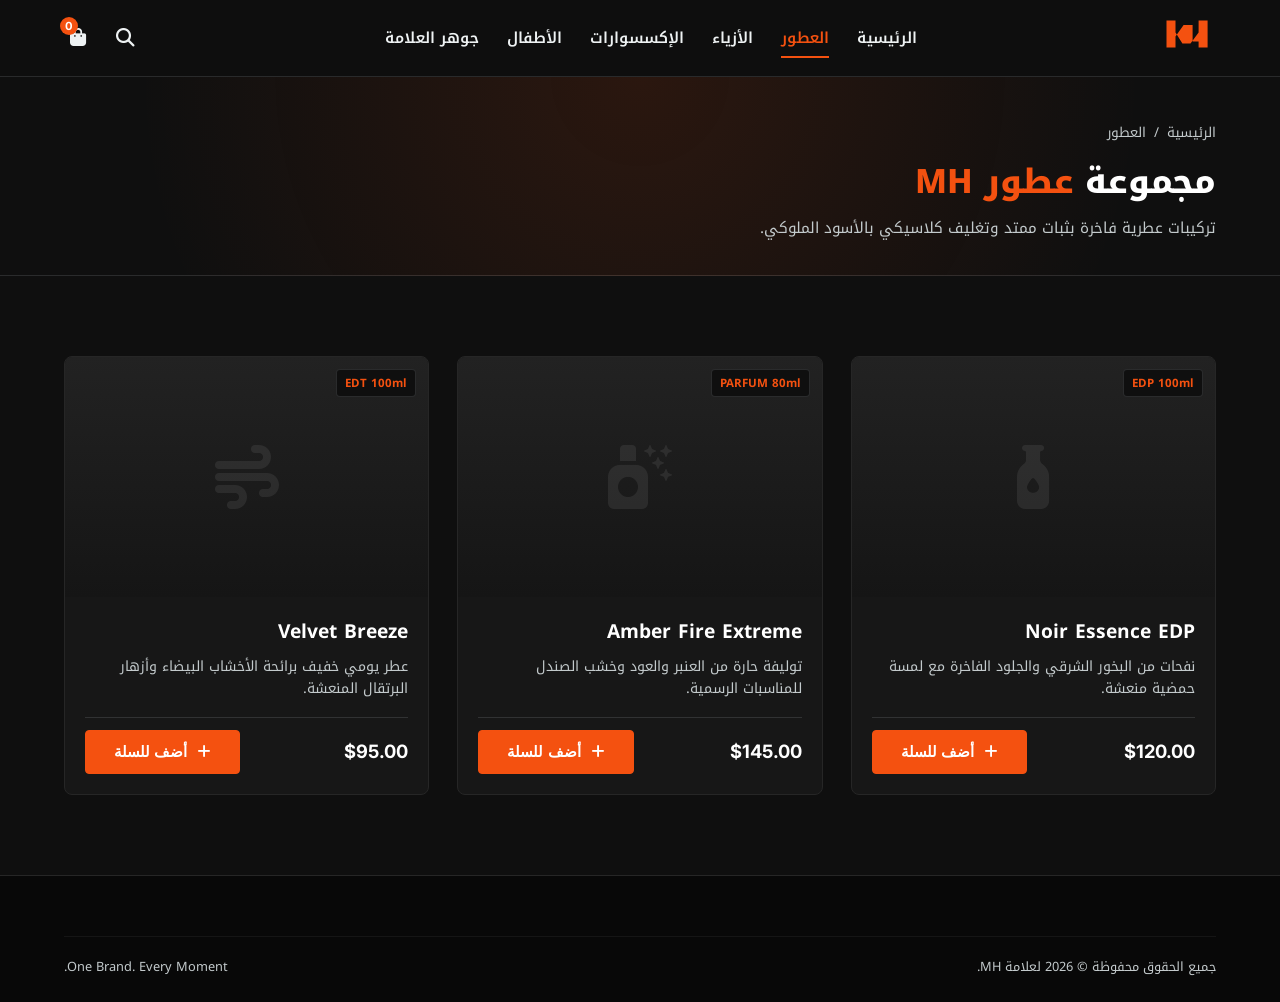
<file: perfumes.html>
<!DOCTYPE html>
<html lang="ar" dir="rtl">
<head>
  <meta charset="UTF-8">
  <meta name="viewport" content="width=device-width, initial-scale=1.0">
  <title>العطور الفاخرة | MH Official</title>
  
  <link rel="preconnect" href="https://fonts.googleapis.com">
  <link rel="preconnect" href="https://fonts.gstatic.com" crossorigin>
  <link href="https://fonts.googleapis.com/css2?family=Inter:wght@400;600;700;800&family=Noto+Kufi+Arabic:wght@400;500;600;700;800;900&display=swap" rel="stylesheet">
  <link rel="stylesheet" href="https://cdnjs.cloudflare.com/ajax/libs/font-awesome/6.5.1/css/all.min.css">
  <link rel="stylesheet" href="css/style.css">
</head>
<body>

  <header>
    <div class="container navbar">
      <div class="logo-container">
        <a href="index.html" aria-label="MH Home">
          <svg class="brand-logo-svg" viewBox="0 0 180 120" xmlns="http://www.w3.org/2000/svg">
            <path d="M 15 15 L 45 15 L 45 68 L 72 30 L 102 30 L 102 85 L 122 85 L 122 15 L 152 15 L 152 105 L 122 105 L 122 55 L 95 92 L 68 92 L 45 55 L 45 105 L 15 105 Z" />
          </svg>
        </a>
      </div>

      <nav>
        <ul class="nav-menu" id="navMenu">
          <li><a href="index.html" class="nav-link">الرئيسية</a></li>
          <li><a href="perfumes.html" class="nav-link active">العطور</a></li>
          <li><a href="fashion.html" class="nav-link">الأزياء</a></li>
          <li><a href="accessories.html" class="nav-link">الإكسسوارات</a></li>
          <li><a href="kids.html" class="nav-link">الأطفال</a></li>
          <li><a href="essence.html" class="nav-link">جوهر العلامة</a></li>
        </ul>
      </nav>

      <div class="nav-actions">
        <button class="action-btn" type="button" aria-label="بحث"><i class="fa-solid fa-magnifying-glass"></i></button>
        <button class="action-btn" type="button" aria-label="السلة">
          <i class="fa-solid fa-bag-shopping"></i>
          <span class="badge" id="cartCount">0</span>
        </button>
        <button class="menu-toggle" id="menuToggle" type="button" aria-label="فتح القائمة" aria-expanded="false">
          <i class="fa-solid fa-bars"></i>
        </button>
      </div>
    </div>
  </header>

  <main>
    <div class="page-hero">
      <div class="container">
        <div class="breadcrumbs">
          <a href="index.html">الرئيسية</a>
          <span>/</span>
          <span>العطور</span>
        </div>
        <h1 class="section-title">مجموعة <span>عطور MH</span></h1>
        <p class="section-desc">تركيبات عطرية فاخرة بثبات ممتد وتغليف كلاسيكي بالأسود الملوكي.</p>
      </div>
    </div>

    <section class="section-spacing">
      <div class="container">
        <div class="product-grid">
          <!-- Item 1 -->
          <article class="category-card">
            <div class="card-img-placeholder">
              <span class="card-badge">EDP 100ml</span>
              <i class="fa-solid fa-bottle-droplet"></i>
            </div>
            <div class="card-body">
              <div>
                <h3 class="card-title">Noir Essence EDP</h3>
                <p class="card-text">نفحات من البخور الشرقي والجلود الفاخرة مع لمسة حمضية منعشة.</p>
              </div>
              <div class="product-footer">
                <span class="product-price">$120.00</span>
                <button class="btn btn-primary" type="button" data-action="add-to-cart">
                  <i class="fa-solid fa-plus"></i> أضف للسلة
                </button>
              </div>
            </div>
          </article>

          <!-- Item 2 -->
          <article class="category-card">
            <div class="card-img-placeholder">
              <span class="card-badge">PARFUM 80ml</span>
              <i class="fa-solid fa-spray-can-sparkles"></i>
            </div>
            <div class="card-body">
              <div>
                <h3 class="card-title">Amber Fire Extreme</h3>
                <p class="card-text">توليفة حارة من العنبر والعود وخشب الصندل للمناسبات الرسمية.</p>
              </div>
              <div class="product-footer">
                <span class="product-price">$145.00</span>
                <button class="btn btn-primary" type="button" data-action="add-to-cart">
                  <i class="fa-solid fa-plus"></i> أضف للسلة
                </button>
              </div>
            </div>
          </article>

          <!-- Item 3 -->
          <article class="category-card">
            <div class="card-img-placeholder">
              <span class="card-badge">EDT 100ml</span>
              <i class="fa-solid fa-wind"></i>
            </div>
            <div class="card-body">
              <div>
                <h3 class="card-title">Velvet Breeze</h3>
                <p class="card-text">عطر يومي خفيف برائحة الأخشاب البيضاء وأزهار البرتقال المنعشة.</p>
              </div>
              <div class="product-footer">
                <span class="product-price">$95.00</span>
                <button class="btn btn-primary" type="button" data-action="add-to-cart">
                  <i class="fa-solid fa-plus"></i> أضف للسلة
                </button>
              </div>
            </div>
          </article>
        </div>
      </div>
    </section>
  </main>

  <footer>
    <div class="container">
      <div class="footer-bottom">
        <div>جميع الحقوق محفوظة © 2026 لعلامة MH.</div>
        <div>One Brand. Every Moment.</div>
      </div>
    </div>
  </footer>

  <script src="js/main.js"></script>
</body>
</html>
</file>
<file: css/style.css>
:root {
  --mh-orange: #F45110;
  --mh-orange-hover: #d74309;
  --mh-orange-alpha: rgba(244, 81, 16, 0.12);
  --deep-black: #0F0F0F;
  --graphite: #262626;
  --surface-dark: #171717;
  --cool-grey: #C3CACC;
  --mist: #EEF2F3;
  --pure-white: #FFFFFF;
  --border-subtle: rgba(195, 202, 204, 0.15);
  --font-ar: 'Noto Kufi Arabic', sans-serif;
  --font-en: 'Inter', sans-serif;
  --transition-smooth: all 0.3s cubic-bezier(0.16, 1, 0.3, 1);
  --radius-sm: 4px;
  --radius-md: 8px;
}

*, *::before, *::after {
  box-sizing: border-box;
  margin: 0;
  padding: 0;
}

body {
  background-color: var(--deep-black);
  color: var(--mist);
  font-family: var(--font-ar);
  line-height: 1.6;
  overflow-x: hidden;
  -webkit-font-smoothing: antialiased;
}

a {
  color: inherit;
  text-decoration: none;
  transition: var(--transition-smooth);
}

.container {
  width: 90%;
  max-width: 1280px;
  margin: 0 auto;
}

/* Banner & Navigation */
.top-banner {
  background: var(--mh-orange);
  color: var(--pure-white);
  text-align: center;
  padding: 8px 15px;
  font-size: 0.82rem;
  font-weight: 600;
  position: relative;
  z-index: 1001;
}

header {
  position: sticky;
  top: 0;
  background: rgba(15, 15, 15, 0.96);
  backdrop-filter: blur(12px);
  z-index: 1000;
  border-bottom: 1px solid var(--border-subtle);
}

.navbar {
  display: flex;
  align-items: center;
  justify-content: space-between;
  height: 76px;
}

.logo-container {
  display: flex;
  align-items: center;
  z-index: 10;
}

.brand-logo-svg {
  height: 36px;
  fill: var(--mh-orange);
}

.nav-menu {
  display: flex;
  gap: 28px;
  list-style: none;
}

.nav-link {
  font-size: 0.95rem;
  font-weight: 600;
  color: var(--mist);
  padding: 8px 0;
  position: relative;
  display: inline-block;
}

.nav-link:hover, .nav-link.active {
  color: var(--mh-orange);
}

.nav-link.active::after, .nav-link:hover::after {
  content: '';
  position: absolute;
  bottom: 0;
  right: 0;
  width: 100%;
  height: 2px;
  background: var(--mh-orange);
}

.nav-actions {
  display: flex;
  align-items: center;
  gap: 18px;
}

.action-btn {
  background: none;
  border: none;
  color: var(--mist);
  font-size: 1.15rem;
  cursor: pointer;
  position: relative;
  padding: 6px;
}

.action-btn:hover {
  color: var(--mh-orange);
}

.badge {
  position: absolute;
  top: -4px;
  left: -4px;
  background: var(--mh-orange);
  color: var(--pure-white);
  font-size: 0.7rem;
  font-family: var(--font-en);
  width: 18px;
  height: 18px;
  border-radius: 50%;
  display: flex;
  align-items: center;
  justify-content: center;
  font-weight: bold;
}

.menu-toggle {
  display: none;
  background: none;
  border: none;
  color: var(--mist);
  font-size: 1.4rem;
  cursor: pointer;
}

/* UI Shared Elements */
.btn {
  display: inline-flex;
  align-items: center;
  justify-content: center;
  gap: 10px;
  padding: 12px 28px;
  border-radius: var(--radius-sm);
  font-weight: 700;
  font-size: 0.95rem;
  cursor: pointer;
  transition: var(--transition-smooth);
}

.btn-primary {
  background: var(--mh-orange);
  color: var(--pure-white);
  border: 1px solid var(--mh-orange);
}

.btn-primary:hover {
  background: var(--mh-orange-hover);
  transform: translateY(-2px);
}

.btn-outline {
  background: transparent;
  color: var(--mist);
  border: 1px solid var(--graphite);
}

.btn-outline:hover {
  border-color: var(--cool-grey);
  background: rgba(255, 255, 255, 0.05);
}

.section-spacing {
  padding: 80px 0;
}

.section-header {
  margin-bottom: 40px;
  border-bottom: 1px solid var(--border-subtle);
  padding-bottom: 18px;
}

.section-title {
  font-size: 2.1rem;
  font-weight: 800;
  color: var(--pure-white);
}

.section-title span {
  color: var(--mh-orange);
}

.section-desc {
  color: var(--cool-grey);
  font-size: 0.95rem;
  margin-top: 6px;
}

/* Cards & Layout Grids */
.category-grid {
  display: grid;
  grid-template-columns: repeat(4, 1fr);
  gap: 24px;
}

.product-grid {
  display: grid;
  grid-template-columns: repeat(3, 1fr);
  gap: 28px;
}

.category-card {
  background: var(--surface-dark);
  border: 1px solid var(--graphite);
  border-radius: var(--radius-md);
  overflow: hidden;
  display: flex;
  flex-direction: column;
  transition: var(--transition-smooth);
}

.category-card:hover {
  transform: translateY(-5px);
  border-color: var(--mh-orange);
}

.card-img-placeholder {
  height: 240px;
  background: linear-gradient(180deg, #222 0%, #151515 100%);
  display: flex;
  align-items: center;
  justify-content: center;
  position: relative;
}

.card-img-placeholder i {
  font-size: 4rem;
  color: rgba(255, 255, 255, 0.08);
}

.card-badge {
  position: absolute;
  top: 12px;
  right: 12px;
  background: var(--deep-black);
  border: 1px solid var(--border-subtle);
  padding: 4px 8px;
  font-size: 0.72rem;
  border-radius: var(--radius-sm);
  color: var(--mh-orange);
  font-weight: 700;
}

.card-body {
  padding: 20px;
  flex-grow: 1;
  display: flex;
  flex-direction: column;
  justify-content: space-between;
}

.card-title {
  font-size: 1.2rem;
  font-weight: 700;
  color: var(--pure-white);
  margin-bottom: 8px;
}

.card-text {
  color: var(--cool-grey);
  font-size: 0.88rem;
  margin-bottom: 16px;
}

.product-footer {
  display: flex;
  justify-content: space-between;
  align-items: center;
  margin-top: auto;
  padding-top: 12px;
  border-top: 1px solid var(--border-subtle);
}

.product-price {
  font-family: var(--font-en);
  font-weight: 700;
  color: var(--pure-white);
  font-size: 1.15rem;
}

/* Hero Section */
.hero {
  position: relative;
  min-height: 75vh;
  display: flex;
  align-items: center;
  background: radial-gradient(circle at 85% 20%, rgba(244, 81, 16, 0.12) 0%, transparent 60%), var(--deep-black);
  border-bottom: 1px solid var(--border-subtle);
  padding: 60px 0;
}

.hero-grid {
  display: grid;
  grid-template-columns: 1.2fr 0.8fr;
  gap: 40px;
  align-items: center;
}

.hero-tag {
  display: inline-flex;
  align-items: center;
  gap: 8px;
  background: rgba(244, 81, 16, 0.1);
  border: 1px solid rgba(244, 81, 16, 0.35);
  color: var(--mh-orange);
  padding: 6px 14px;
  border-radius: var(--radius-sm);
  font-size: 0.85rem;
  font-weight: 700;
  margin-bottom: 20px;
}

.hero-title {
  font-size: 3.2rem;
  font-weight: 900;
  line-height: 1.2;
  margin-bottom: 18px;
  color: var(--pure-white);
}

.hero-title span {
  color: var(--mh-orange);
}

.hero-subtitle {
  font-size: 1.1rem;
  color: var(--cool-grey);
  margin-bottom: 30px;
  max-width: 500px;
}

.hero-cta-group {
  display: flex;
  gap: 14px;
  flex-wrap: wrap;
}

.hero-card-showcase {
  width: 100%;
  height: 420px;
  background: linear-gradient(145deg, #1c1c1c, #111);
  border: 1px solid var(--graphite);
  border-radius: 12px;
  position: relative;
  overflow: hidden;
  display: flex;
  flex-direction: column;
  justify-content: flex-end;
  padding: 30px;
}

.hero-card-showcase::before {
  content: 'MH';
  position: absolute;
  top: -40px;
  left: -20px;
  font-size: 16rem;
  font-weight: 900;
  font-family: var(--font-en);
  color: rgba(255, 255, 255, 0.03);
  pointer-events: none; /* يمنع حجب الكليكات عن الطبقات */
}

/* Highlights Carousel / Bar */
.highlights-bar {
  padding: 30px 0;
  border-bottom: 1px solid var(--border-subtle);
  background: #121212;
}

.highlights-wrapper {
  display: flex;
  gap: 24px;
  overflow-x: auto;
  padding-bottom: 8px;
}

.highlight-item {
  display: flex;
  flex-direction: column;
  align-items: center;
  gap: 8px;
  flex-shrink: 0;
  width: 85px;
}

.highlight-ring {
  width: 70px;
  height: 70px;
  border-radius: 50%;
  padding: 2px;
  background: linear-gradient(45deg, var(--mh-orange), #262626, var(--mh-orange));
  display: flex;
  align-items: center;
  justify-content: center;
}

.highlight-circle {
  width: 100%;
  height: 100%;
  background: var(--deep-black);
  border-radius: 50%;
  display: flex;
  align-items: center;
  justify-content: center;
  color: var(--mist);
  font-size: 1.3rem;
}

.highlight-item:hover .highlight-ring {
  transform: scale(1.06);
}

.highlight-item span {
  font-size: 0.8rem;
  font-weight: 600;
  color: var(--cool-grey);
}

/* Breadcrumbs & Inner Page Header */
.page-hero {
  padding: 45px 0 35px;
  background: radial-gradient(circle at 50% 0%, var(--mh-orange-alpha) 0%, transparent 75%);
  border-bottom: 1px solid var(--border-subtle);
}

.breadcrumbs {
  display: flex;
  gap: 8px;
  font-size: 0.85rem;
  color: var(--cool-grey);
  margin-bottom: 12px;
}

.breadcrumbs a:hover {
  color: var(--mh-orange);
}

/* Footer */
footer {
  background: #080808;
  border-top: 1px solid var(--graphite);
  padding: 60px 0 25px;
  font-size: 0.9rem;
}

.footer-grid {
  display: grid;
  grid-template-columns: 2fr 1fr 1fr 1.5fr;
  gap: 35px;
  margin-bottom: 40px;
}

.footer-logo-block p {
  color: var(--cool-grey);
  margin: 14px 0;
  font-size: 0.88rem;
}

.footer-heading {
  color: var(--pure-white);
  font-size: 1rem;
  font-weight: 700;
  margin-bottom: 16px;
}

.footer-links {
  list-style: none;
  display: flex;
  flex-direction: column;
  gap: 9px;
}

.footer-links a {
  color: var(--cool-grey);
}

.footer-links a:hover {
  color: var(--mh-orange);
  padding-right: 4px;
}

.footer-bottom {
  border-top: 1px solid rgba(255, 255, 255, 0.05);
  padding-top: 20px;
  display: flex;
  justify-content: space-between;
  align-items: center;
  color: var(--cool-grey);
  font-size: 0.8rem;
}

/* Responsive */
@media (max-width: 1024px) {
  .category-grid, .product-grid {
    grid-template-columns: repeat(2, 1fr);
  }
  .footer-grid {
    grid-template-columns: 1fr 1fr;
  }
}

@media (max-width: 768px) {
  .nav-menu {
    display: none;
    position: absolute;
    top: 76px;
    right: 0;
    width: 100%;
    background: #121212;
    flex-direction: column;
    padding: 20px;
    border-bottom: 1px solid var(--graphite);
    gap: 14px;
  }

  .nav-menu.is-active {
    display: flex;
  }

  .menu-toggle {
    display: block;
  }

  .hero-grid {
    grid-template-columns: 1fr;
    text-align: center;
  }

  .hero-subtitle {
    margin: 0 auto 24px;
  }

  .hero-cta-group {
    justify-content: center;
  }

  .category-grid, .product-grid, .footer-grid {
    grid-template-columns: 1fr;
  }

  .footer-bottom {
    flex-direction: column;
    gap: 10px;
    text-align: center;
  }
}
</file>
